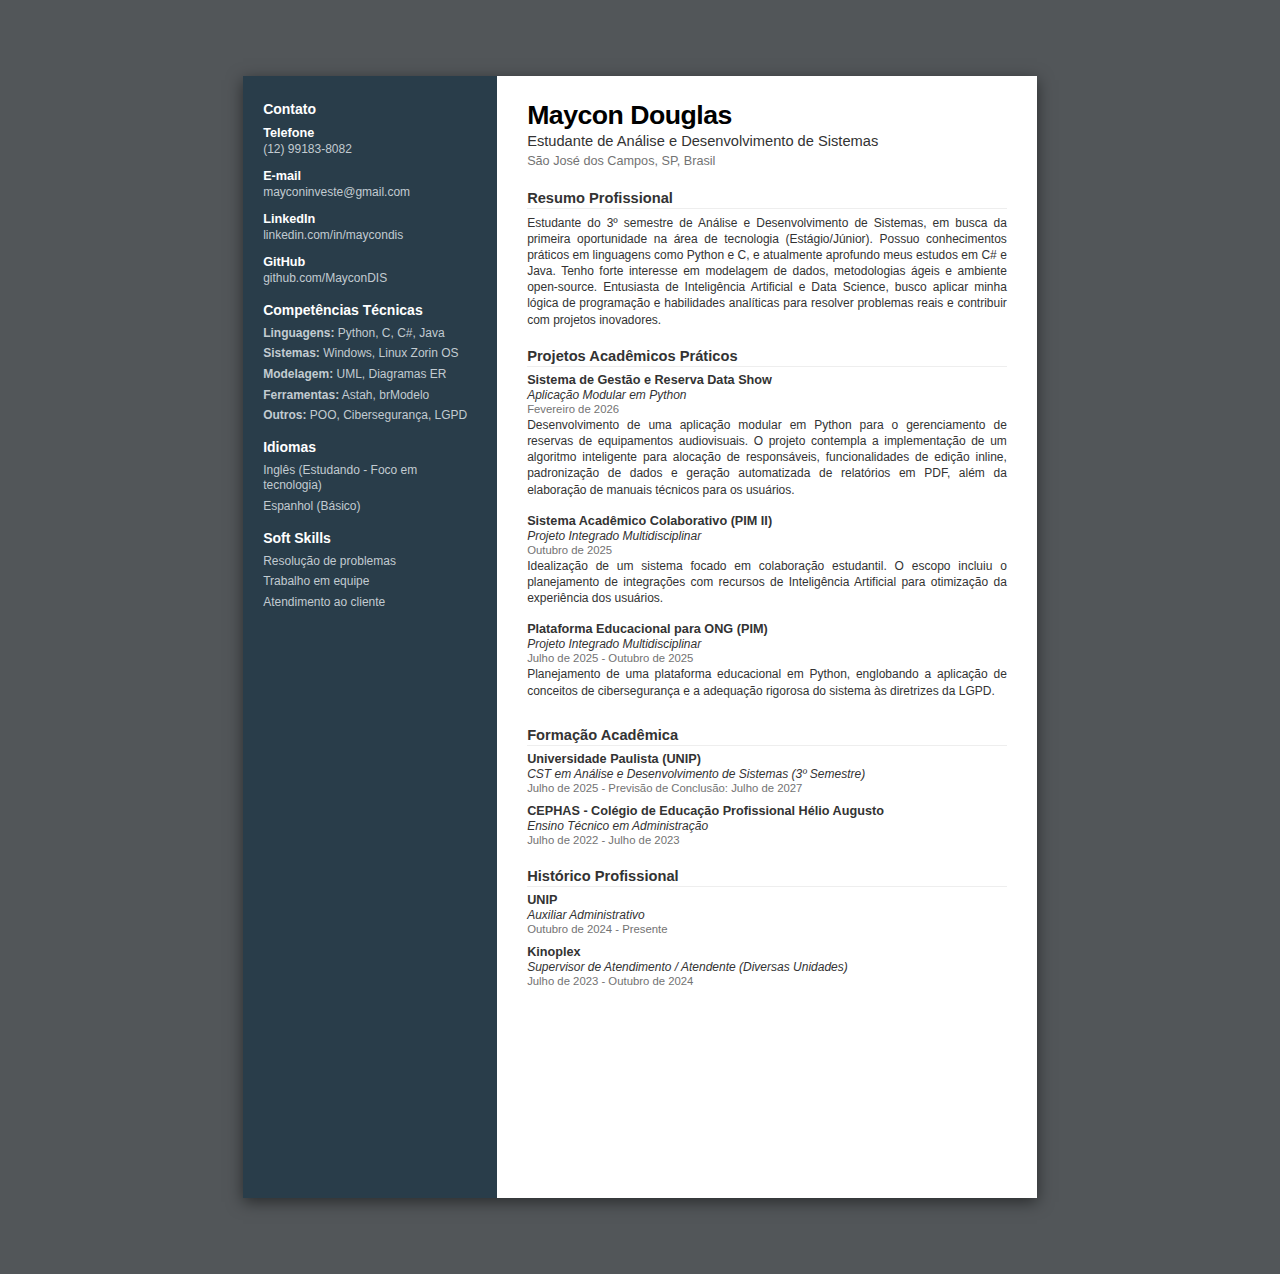
<file: index.html>
<!DOCTYPE html>
<html lang="pt-BR">
<head>
    <meta charset="UTF-8">
    <meta name="viewport" content="width=device-width, initial-scale=1.0">
    <title>Currículo - Maycon Douglas</title>
    <link rel="stylesheet" href="style.css">
</head>
<body>

    <div class="page">
        <aside class="sidebar">
            <h3 style="margin-top: 0;">Contato</h3>
            <div class="contact-item">
                <span>Telefone</span>
                (12) 99183-8082
            </div>
            <div class="contact-item">
                <span>E-mail</span>
                <a href="mailto:mayconinveste@gmail.com">mayconinveste@gmail.com</a>
            </div>
            <div class="contact-item">
                <span>LinkedIn</span>
                <a href="https://www.linkedin.com/in/maycondis" target="_blank">linkedin.com/in/maycondis</a>
            </div>
            <div class="contact-item">
                <span>GitHub</span>
                <a href="https://github.com/MayconDIS" target="_blank">github.com/MayconDIS</a>
            </div>

            <h3>Competências Técnicas</h3>
            <ul>
                <li><strong>Linguagens:</strong> Python, C, C#, Java</li>
                <li><strong>Sistemas:</strong> Windows, Linux Zorin OS</li>
                <li><strong>Modelagem:</strong> UML, Diagramas ER</li>
                <li><strong>Ferramentas:</strong> Astah, brModelo</li>
                <li><strong>Outros:</strong> POO, Cibersegurança, LGPD</li>
            </ul>

            <h3>Idiomas</h3>
            <ul>
                <li>Inglês (Estudando - Foco em tecnologia)</li>
                <li>Espanhol (Básico)</li>
            </ul>
            
            <h3>Soft Skills</h3>
            <ul>
                <li>Resolução de problemas</li>
                <li>Trabalho em equipe</li>
                <li>Atendimento ao cliente</li>
            </ul>
        </aside>

        <main class="main">
            <h1>Maycon Douglas</h1>
            <h2 class="subtitle">Estudante de Análise e Desenvolvimento de Sistemas</h2>
            <div class="location">São José dos Campos, SP, Brasil</div>

            <h3>Resumo Profissional</h3>
            <p>
                Estudante do 3º semestre de Análise e Desenvolvimento de Sistemas, em busca da primeira oportunidade na área de tecnologia (Estágio/Júnior). Possuo conhecimentos práticos em linguagens como Python e C, e atualmente aprofundo meus estudos em C# e Java. Tenho forte interesse em modelagem de dados, metodologias ágeis e ambiente open-source. Entusiasta de Inteligência Artificial e Data Science, busco aplicar minha lógica de programação e habilidades analíticas para resolver problemas reais e contribuir com projetos inovadores.
            </p>

            <h3>Projetos Acadêmicos Práticos</h3>
            
            <div class="experience-block">
                <div class="company">Sistema de Gestão e Reserva Data Show</div>
                <div class="job-title">Aplicação Modular em Python</div>
                <div class="date-duration">Fevereiro de 2026</div>
                <p>Desenvolvimento de uma aplicação modular em Python para o gerenciamento de reservas de equipamentos audiovisuais. O projeto contempla a implementação de um algoritmo inteligente para alocação de responsáveis, funcionalidades de edição inline, padronização de dados e geração automatizada de relatórios em PDF, além da elaboração de manuais técnicos para os usuários.</p>
            </div>

            <div class="experience-block">
                <div class="company">Sistema Acadêmico Colaborativo (PIM II)</div>
                <div class="job-title">Projeto Integrado Multidisciplinar</div>
                <div class="date-duration">Outubro de 2025</div>
                <p>Idealização de um sistema focado em colaboração estudantil. O escopo incluiu o planejamento de integrações com recursos de Inteligência Artificial para otimização da experiência dos usuários.</p>
            </div>

            <div class="experience-block">
                <div class="company">Plataforma Educacional para ONG (PIM)</div>
                <div class="job-title">Projeto Integrado Multidisciplinar</div>
                <div class="date-duration">Julho de 2025 - Outubro de 2025</div>
                <p>Planejamento de uma plataforma educacional em Python, englobando a aplicação de conceitos de cibersegurança e a adequação rigorosa do sistema às diretrizes da LGPD.</p>
            </div>

            <h3>Formação Acadêmica</h3>
            
            <div class="education-block">
                <div class="company">Universidade Paulista (UNIP)</div>
                <div class="job-title">CST em Análise e Desenvolvimento de Sistemas (3º Semestre)</div>
                <div class="date-duration">Julho de 2025 - Previsão de Conclusão: Julho de 2027</div>
            </div>

            <div class="education-block">
                <div class="company">CEPHAS - Colégio de Educação Profissional Hélio Augusto</div>
                <div class="job-title">Ensino Técnico em Administração</div>
                <div class="date-duration">Julho de 2022 - Julho de 2023</div>
            </div>

            <h3>Histórico Profissional</h3>
            
            <div class="experience-block">
                <div class="company">UNIP</div>
                <div class="job-title">Auxiliar Administrativo</div>
                <div class="date-duration">Outubro de 2024 - Presente</div>
            </div>

            <div class="experience-block">
                <div class="company">Kinoplex</div>
                <div class="job-title">Supervisor de Atendimento / Atendente (Diversas Unidades)</div>
                <div class="date-duration">Julho de 2023 - Outubro de 2024</div>
            </div>
            
        </main>
    </div>

</body>
</html>
</file>
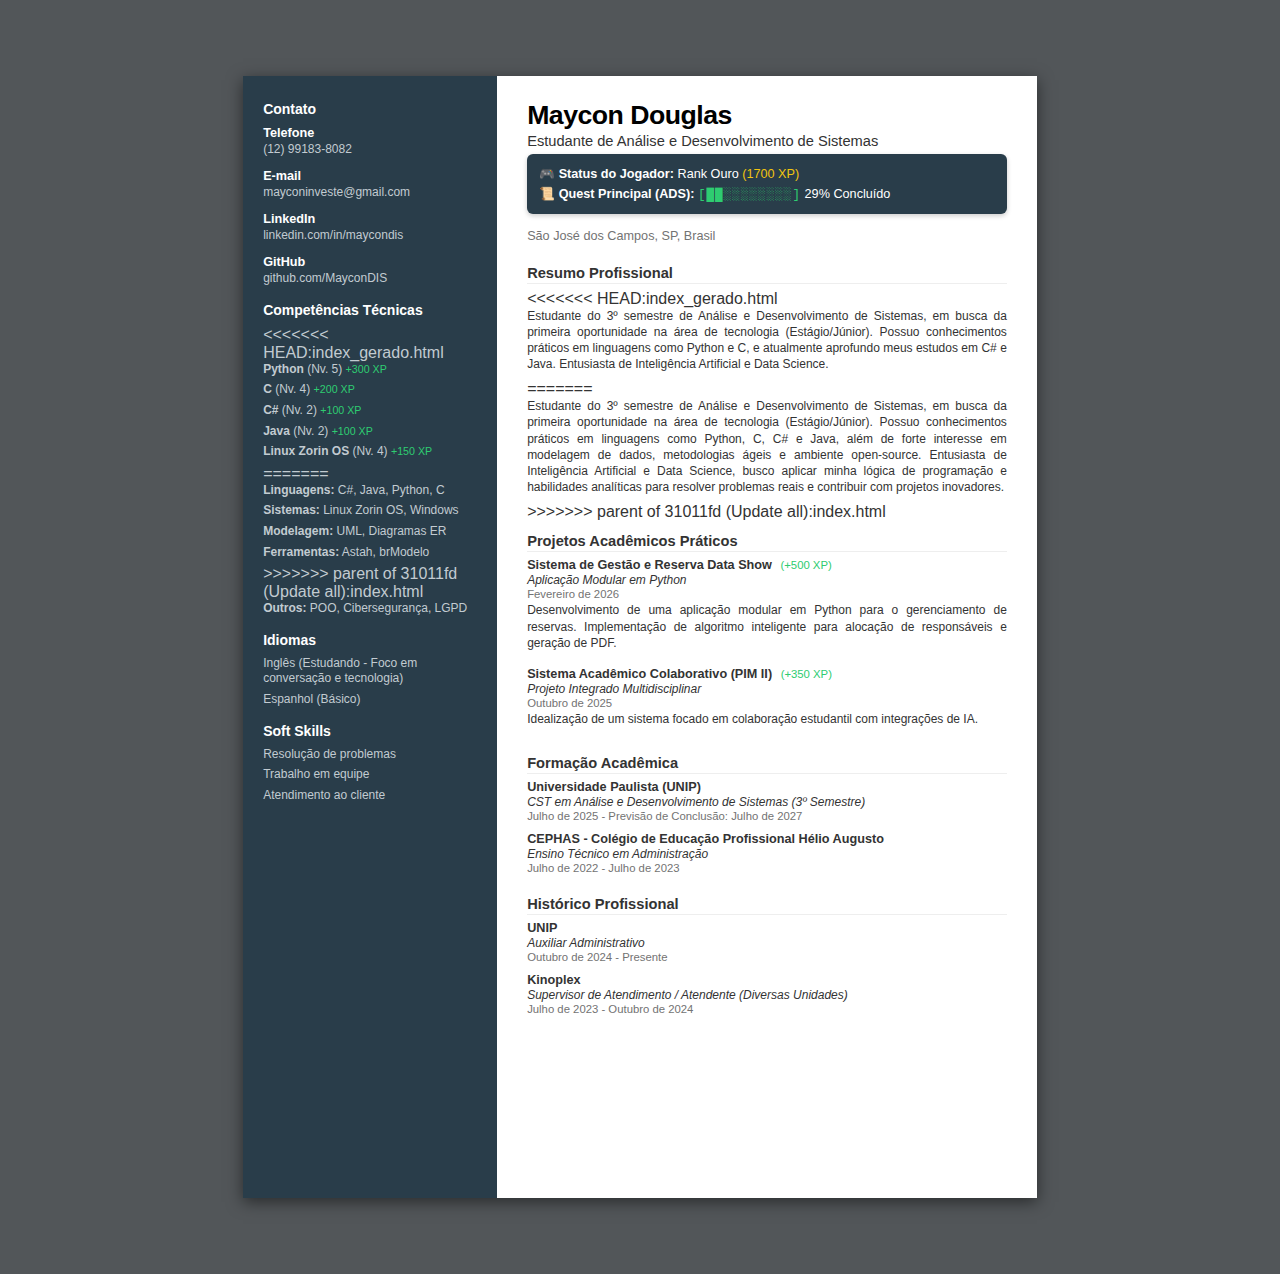
<file: index_gerado.html>
<!DOCTYPE html>
<html lang="pt-BR">
<head>
    <meta charset="UTF-8">
    <meta name="viewport" content="width=device-width, initial-scale=1.0">
    <title>Currículo - Maycon Douglas</title>
    <link rel="stylesheet" href="style.css">
</head>
<body>

    <div class="page">
        
        <aside class="sidebar">
            <h3 style="margin-top: 0;">Contato</h3>
            <div class="contact-item">
                <span>Telefone</span>
                (12) 99183-8082
            </div>
            <div class="contact-item">
                <span>E-mail</span>
                <a href="mailto:mayconinveste@gmail.com">mayconinveste@gmail.com</a>
            </div>
            <div class="contact-item">
                <span>LinkedIn</span>
                <a href="https://linkedin.com/in/maycondis" target="_blank">linkedin.com/in/maycondis</a>
            </div>
            <div class="contact-item">
                <span>GitHub</span>
                <a href="https://github.com/MayconDIS" target="_blank">github.com/MayconDIS</a>
            </div>

            <h3>Competências Técnicas</h3>
            <ul>
<<<<<<< HEAD:index_gerado.html
                
                <li>
                    <strong>Python</strong> (Nv. 5) 
                    <span style="color: #2ecc71; font-size: 8pt;">+300 XP</span>
                </li>
                
                <li>
                    <strong>C</strong> (Nv. 4) 
                    <span style="color: #2ecc71; font-size: 8pt;">+200 XP</span>
                </li>
                
                <li>
                    <strong>C#</strong> (Nv. 2) 
                    <span style="color: #2ecc71; font-size: 8pt;">+100 XP</span>
                </li>
                
                <li>
                    <strong>Java</strong> (Nv. 2) 
                    <span style="color: #2ecc71; font-size: 8pt;">+100 XP</span>
                </li>
                
                <li>
                    <strong>Linux Zorin OS</strong> (Nv. 4) 
                    <span style="color: #2ecc71; font-size: 8pt;">+150 XP</span>
                </li>
                
=======
                <li><strong>Linguagens:</strong> C#, Java, Python, C</li>
                <li><strong>Sistemas:</strong> Linux Zorin OS, Windows</li>
                <li><strong>Modelagem:</strong> UML, Diagramas ER</li>
                <li><strong>Ferramentas:</strong> Astah, brModelo</li>
>>>>>>> parent of 31011fd (Update all):index.html
                <li><strong>Outros:</strong> POO, Cibersegurança, LGPD</li>
            </ul>

            <h3>Idiomas</h3>
            <ul>
                <li>Inglês (Estudando - Foco em conversação e tecnologia)</li>
                <li>Espanhol (Básico)</li>
            </ul>
            
            <h3>Soft Skills</h3>
            <ul>
                <li>Resolução de problemas</li>
                <li>Trabalho em equipe</li>
                <li>Atendimento ao cliente</li>
            </ul>
        </aside>

        <main class="main">
            <h1>Maycon Douglas</h1>
            <h2 class="subtitle">Estudante de Análise e Desenvolvimento de Sistemas</h2>
            
            <div style="background-color: #293d4a; color: #ffffff; padding: 12px; border-radius: 6px; margin-bottom: 15px; font-size: 9.5pt; box-shadow: 0 2px 5px rgba(0,0,0,0.2);">
                <div style="margin-bottom: 5px;">
                    <strong>🎮 Status do Jogador:</strong> Rank Ouro 
                    <span style="color: #f1c40f;">(1700 XP)</span>
                </div>
                <div>
                    <strong>📜 Quest Principal (ADS):</strong> 
                    <span style="font-family: monospace; color: #2ecc71; letter-spacing: 1px;">[██░░░░░░░░]</span> 
                    29% Concluído
                </div>
            </div>
            <div class="location">São José dos Campos, SP, Brasil</div>

            <h3>Resumo Profissional</h3>
<<<<<<< HEAD:index_gerado.html
            <p>Estudante do 3º semestre de Análise e Desenvolvimento de Sistemas, em busca da primeira oportunidade na área de tecnologia (Estágio/Júnior). Possuo conhecimentos práticos em linguagens como Python e C, e atualmente aprofundo meus estudos em C# e Java. Entusiasta de Inteligência Artificial e Data Science.</p>
=======
            <p>
                Estudante do 3º semestre de Análise e Desenvolvimento de Sistemas, em busca da primeira oportunidade na área de tecnologia (Estágio/Júnior). Possuo conhecimentos práticos em linguagens como Python, C, C# e Java, além de forte interesse em modelagem de dados, metodologias ágeis e ambiente open-source. Entusiasta de Inteligência Artificial e Data Science, busco aplicar minha lógica de programação e habilidades analíticas para resolver problemas reais e contribuir com projetos inovadores.
            </p>
>>>>>>> parent of 31011fd (Update all):index.html

            <h3>Projetos Acadêmicos Práticos</h3>
            
            
            <div class="experience-block">
                <div class="company">
                    Sistema de Gestão e Reserva Data Show 
                    <span style="color: #2ecc71; font-size: 8.5pt; font-weight: normal; margin-left: 5px;">(+500 XP)</span>
                </div>
                <div class="job-title">Aplicação Modular em Python</div>
                <div class="date-duration">Fevereiro de 2026</div>
                <p>Desenvolvimento de uma aplicação modular em Python para o gerenciamento de reservas. Implementação de algoritmo inteligente para alocação de responsáveis e geração de PDF.</p>
            </div>
            
            <div class="experience-block">
                <div class="company">
                    Sistema Acadêmico Colaborativo (PIM II) 
                    <span style="color: #2ecc71; font-size: 8.5pt; font-weight: normal; margin-left: 5px;">(+350 XP)</span>
                </div>
                <div class="job-title">Projeto Integrado Multidisciplinar</div>
                <div class="date-duration">Outubro de 2025</div>
                <p>Idealização de um sistema focado em colaboração estudantil com integrações de IA.</p>
            </div>
            

            <h3>Formação Acadêmica</h3>
            
            <div class="education-block">
                <div class="company">Universidade Paulista (UNIP)</div>
                <div class="job-title">CST em Análise e Desenvolvimento de Sistemas (3º Semestre)</div>
                <div class="date-duration">Julho de 2025 - Previsão de Conclusão: Julho de 2027</div>
            </div>

            <div class="education-block">
                <div class="company">CEPHAS - Colégio de Educação Profissional Hélio Augusto</div>
                <div class="job-title">Ensino Técnico em Administração</div>
                <div class="date-duration">Julho de 2022 - Julho de 2023</div>
            </div>

            <h3>Histórico Profissional</h3>
            
            <div class="experience-block">
                <div class="company">UNIP</div>
                <div class="job-title">Auxiliar Administrativo</div>
                <div class="date-duration">Outubro de 2024 - Presente</div>
            </div>

            <div class="experience-block">
                <div class="company">Kinoplex</div>
                <div class="job-title">Supervisor de Atendimento / Atendente (Diversas Unidades)</div>
                <div class="date-duration">Julho de 2023 - Outubro de 2024</div>
            </div>

        </main>
    </div>

</body>
</html>
</file>
<file: style.css>
/* Fundo escuro do navegador a imitar o leitor de PDF */
body {
    font-family: -apple-system, BlinkMacSystemFont, "Segoe UI", Roboto, Helvetica, Arial, sans-serif;
    margin: 0;
    padding: 0;
    background-color: #525659; 
    display: flex;
    flex-direction: column;
    align-items: center;
}

/* A estrutura da "Folha" A4 */
.page {
    width: 21cm;
    height: 29.7cm; /* Altura exata de uma folha A4 */
    background: #ffffff; 
    margin: 2cm auto;
    display: flex;
    box-shadow: 0 4px 15px rgba(0,0,0,0.5);
    box-sizing: border-box;
    overflow: hidden; 
}

/* Barra Lateral Esquerda (Escura) */
.sidebar {
    width: 32%;
    background-color: #293d4a; 
    padding: 25px 20px; /* Reduzido para ganhar espaço */
    color: #c2cbd1; 
    box-sizing: border-box;
}

/* Conteúdo Principal Direita (Branca) */
.main {
    width: 68%;
    background-color: #ffffff;
    padding: 25px 30px; /* Reduzido para ganhar espaço */
    color: #333333;
    box-sizing: border-box;
    display: flex;           
    flex-direction: column;  
}

/* Tipografia e Espaçamentos Gerais */
h1 { font-size: 20pt; font-weight: bold; margin: 0 0 3px 0; color: #000000; letter-spacing: -0.5px; line-height: 1.1; }
h2.subtitle { font-size: 11pt; font-weight: normal; margin: 0 0 3px 0; color: #333333; line-height: 1.2; }
.location { font-size: 9.5pt; color: #737373; margin-bottom: 10px; font-weight: normal; }

/* Títulos das Seções */
.main h3 { font-size: 11pt; font-weight: bold; margin-top: 12px; margin-bottom: 6px; color: #333333; border-bottom: 1px solid #eeeeee; padding-bottom: 2px; }
.sidebar h3 { font-size: 10.5pt; font-weight: bold; margin-top: 15px; margin-bottom: 8px; color: #ffffff; }

/* Parágrafos e Listas */
p { font-size: 9pt; line-height: 1.35; margin: 0 0 8px 0; text-align: justify; color: #333333; }
ul { padding-left: 0; list-style-type: none; margin: 0; }
.sidebar ul li { font-size: 9pt; margin-bottom: 5px; color: #c2cbd1; line-height: 1.3; }

/* Blocos de Experiência e Educação */
.experience-block, .education-block { margin-bottom: 8px; }
.company { font-weight: bold; font-size: 9.5pt; margin: 0 0 1px 0; color: #333333; }
.job-title { font-size: 9pt; margin: 0 0 1px 0; color: #333333; font-weight: normal; font-style: italic; }
.date-duration { font-size: 8.5pt; color: #737373; margin: 0 0 2px 0; }

/* Contactos na lateral */
.contact-item { margin-bottom: 10px; font-size: 9pt; line-height: 1.3; word-break: break-all; }
.contact-item span { display: block; font-weight: bold; margin-bottom: 1px; color: #ffffff; font-size: 9.5pt; }
.contact-item a { color: #c2cbd1; text-decoration: none; }

/* O Rodapé Exato (Centralizado e no fundo) */
.page-footer {
    margin-top: auto; 
    text-align: center; 
    font-size: 9pt;
    color: #333333;
}

/* Regras para Impressão (Guardar como PDF) */
@media print {
    /* Define o tamanho exato do papel e zera a margem na raiz do PDF */
    @page {
        size: A4 portrait;
        margin: 0; 
    }

    html, body {
        width: 210mm;
        height: 297mm;
        margin: 0 !important;
        padding: 0 !important;
        background-color: #ffffff; 
        -webkit-print-color-adjust: exact; 
        print-color-adjust: exact;
        overflow: hidden !important; /* Proíbe o corpo do site de criar barra de rolagem/página 2 */
    }

    .page { 
        margin: 0 !important; 
        box-shadow: none !important; 
        width: 100% !important; 
        height: 100% !important; /* Faz a folha preencher exatamente o tamanho do @page */
        max-height: 297mm !important;
        overflow: hidden !important; 
        page-break-after: avoid !important; 
        page-break-inside: avoid !important;
    }
}
</file>
